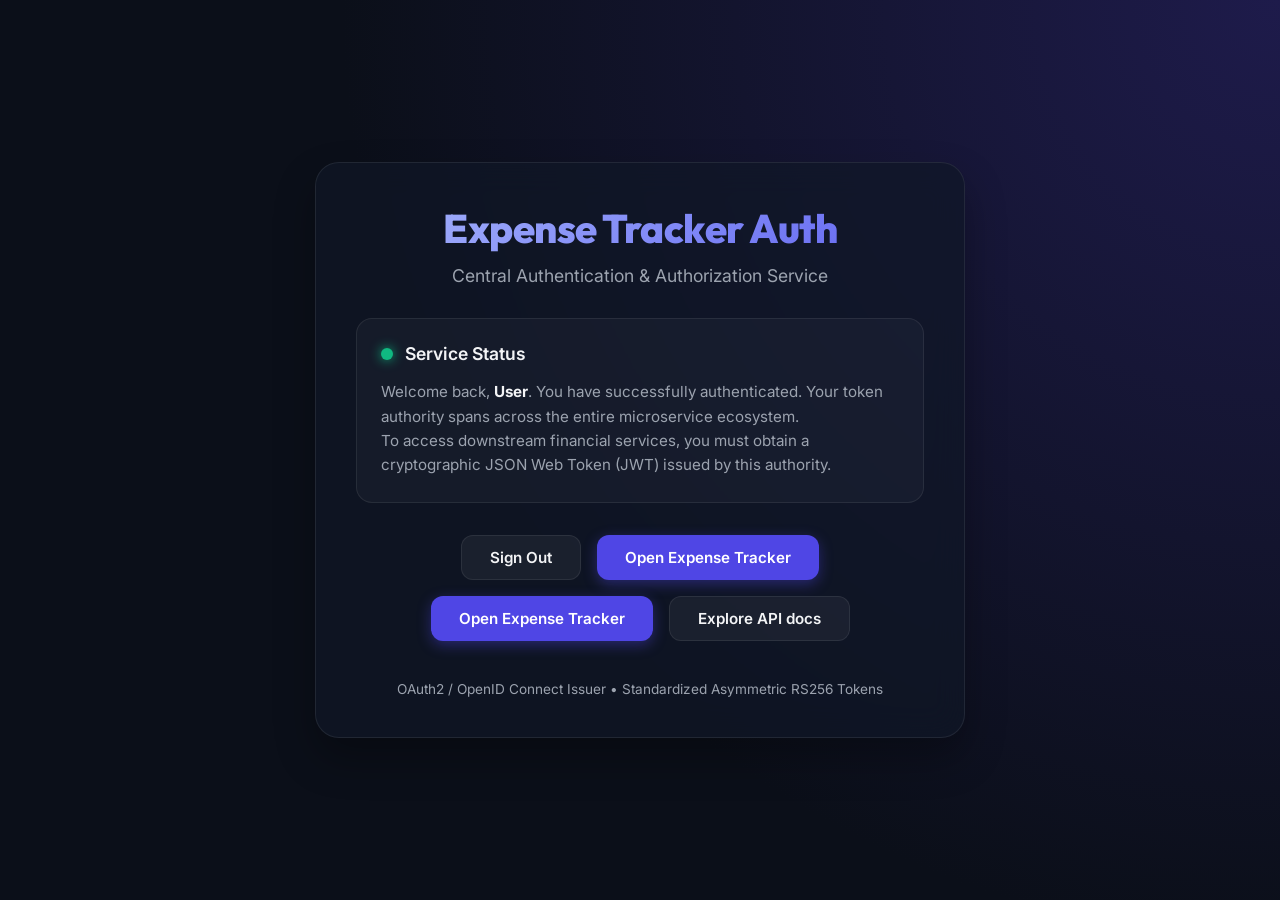
<file: src/main/resources/templates/index.html>
<!DOCTYPE html>
<html xmlns:th="http://www.thymeleaf.org">
<head>
    <meta charset="UTF-8">
    <meta name="viewport" content="width=device-width, initial-scale=1.0">
    <title>Expense Tracker Auth - Central Identity Service</title>
    <link href="https://fonts.googleapis.com/css2?family=Inter:wght@300;400;500;600;700&family=Outfit:wght@400;600;700;800&display=swap" rel="stylesheet">
    <style>
        :root {
            --bg-color: #0b0f19;
            --card-bg: rgba(17, 24, 39, 0.7);
            --border-color: rgba(255, 255, 255, 0.08);
            --primary: #4f46e5;
            --primary-hover: #4338ca;
            --text-color: #f3f4f6;
            --text-muted: #9ca3af;
            --success: #10b981;
        }

        * {
            box-sizing: border-box;
            margin: 0;
            padding: 0;
        }

        body {
            font-family: 'Inter', sans-serif;
            background: radial-gradient(circle at top right, #1e1b4b, var(--bg-color) 60%);
            color: var(--text-color);
            min-height: 100vh;
            display: flex;
            flex-direction: column;
            align-items: center;
            justify-content: center;
            overflow-x: hidden;
            padding: 20px;
        }

        .container {
            width: 100%;
            max-width: 650px;
            background: var(--card-bg);
            backdrop-filter: blur(16px);
            border: 1px solid var(--border-color);
            border-radius: 24px;
            padding: 40px;
            box-shadow: 0 20px 40px rgba(0, 0, 0, 0.3);
            text-align: center;
            animation: fadeIn 0.8s cubic-bezier(0.16, 1, 0.3, 1) forwards;
        }

        @keyframes fadeIn {
            from { opacity: 0; transform: translateY(20px); }
            to { opacity: 1; transform: translateY(0); }
        }

        h1 {
            font-family: 'Outfit', sans-serif;
            font-size: 2.5rem;
            font-weight: 800;
            background: linear-gradient(135deg, #a5b4fc, #6366f1);
            -webkit-background-clip: text;
            -webkit-text-fill-color: transparent;
            margin-bottom: 12px;
            letter-spacing: -0.5px;
        }

        p.subtitle {
            color: var(--text-muted);
            font-size: 1.1rem;
            margin-bottom: 32px;
        }

        .status-card {
            background: rgba(255, 255, 255, 0.03);
            border: 1px solid var(--border-color);
            border-radius: 16px;
            padding: 24px;
            margin-bottom: 32px;
            text-align: left;
        }

        .status-header {
            display: flex;
            align-items: center;
            gap: 12px;
            margin-bottom: 16px;
        }

        .pulse-indicator {
            width: 12px;
            height: 12px;
            border-radius: 50%;
            background: var(--success);
            box-shadow: 0 0 12px var(--success);
            animation: pulse 2s infinite;
        }

        @keyframes pulse {
            0% { transform: scale(0.95); box-shadow: 0 0 0 0 rgba(16, 185, 129, 0.7); }
            70% { transform: scale(1); box-shadow: 0 0 0 10px rgba(16, 185, 129, 0); }
            100% { transform: scale(0.95); box-shadow: 0 0 0 0 rgba(16, 185, 129, 0); }
        }

        .status-title {
            font-weight: 600;
            font-size: 1.1rem;
        }

        .user-details {
            font-size: 0.95rem;
            color: var(--text-muted);
            line-height: 1.6;
        }

        .user-details strong {
            color: var(--text-color);
        }

        .actions {
            display: flex;
            gap: 16px;
            justify-content: center;
            flex-wrap: wrap;
        }

        .logout-form {
            display: inline-flex;
        }

        .btn {
            font-family: 'Inter', sans-serif;
            font-weight: 600;
            font-size: 0.95rem;
            padding: 12px 28px;
            border-radius: 12px;
            border: none;
            cursor: pointer;
            text-decoration: none;
            transition: all 0.2s ease;
            display: inline-flex;
            align-items: center;
            justify-content: center;
        }

        .btn-primary {
            background: var(--primary);
            color: #ffffff;
            box-shadow: 0 4px 14px rgba(79, 70, 229, 0.4);
        }

        .btn-primary:hover {
            background: var(--primary-hover);
            transform: translateY(-2px);
        }

        .btn-secondary {
            background: rgba(255, 255, 255, 0.05);
            color: var(--text-color);
            border: 1px solid var(--border-color);
        }

        .btn-secondary:hover {
            background: rgba(255, 255, 255, 0.1);
            transform: translateY(-2px);
        }

        .footer {
            margin-top: 40px;
            font-size: 0.85rem;
            color: var(--text-muted);
        }
    </style>
    <link rel="stylesheet" th:href="@{/css/auth-pages.css}">
</head>
<body>
    <div class="container">
        <h1>Expense Tracker Auth</h1>
        <p class="subtitle">Central Authentication & Authorization Service</p>

        <div class="status-card">
            <div class="status-header">
                <div class="pulse-indicator"></div>
                <div class="status-title" th:text="${authenticated} ? 'Authenticated Session Active' : 'Identity Provider Online'">Service Status</div>
            </div>
            <div class="user-details" th:if="${authenticated}">
                Welcome back, <strong th:text="${username}">User</strong>. You have successfully authenticated. Your token authority spans across the entire microservice ecosystem.
            </div>
            <div class="user-details" th:unless="${authenticated}">
                To access downstream financial services, you must obtain a cryptographic JSON Web Token (JWT) issued by this authority.
            </div>
        </div>

        <div class="actions">
            <form th:if="${authenticated}" th:action="@{/logout}" method="post" class="logout-form">
                <input type="hidden" th:name="${_csrf.parameterName}" th:value="${_csrf.token}">
                <button type="submit" class="btn btn-secondary">Sign Out</button>
            </form>
            <a th:if="${authenticated}" th:href="${frontendBaseUrl}" class="btn btn-primary">Open Expense Tracker</a>
            <a th:unless="${authenticated}" th:href="${frontendBaseUrl}" class="btn btn-primary">Open Expense Tracker</a>
            <a href="/swagger-ui.html" class="btn btn-secondary">Explore API docs</a>
        </div>

        <div class="footer">
            OAuth2 / OpenID Connect Issuer • Standardized Asymmetric RS256 Tokens
        </div>
    </div>
</body>
</html>
</file>
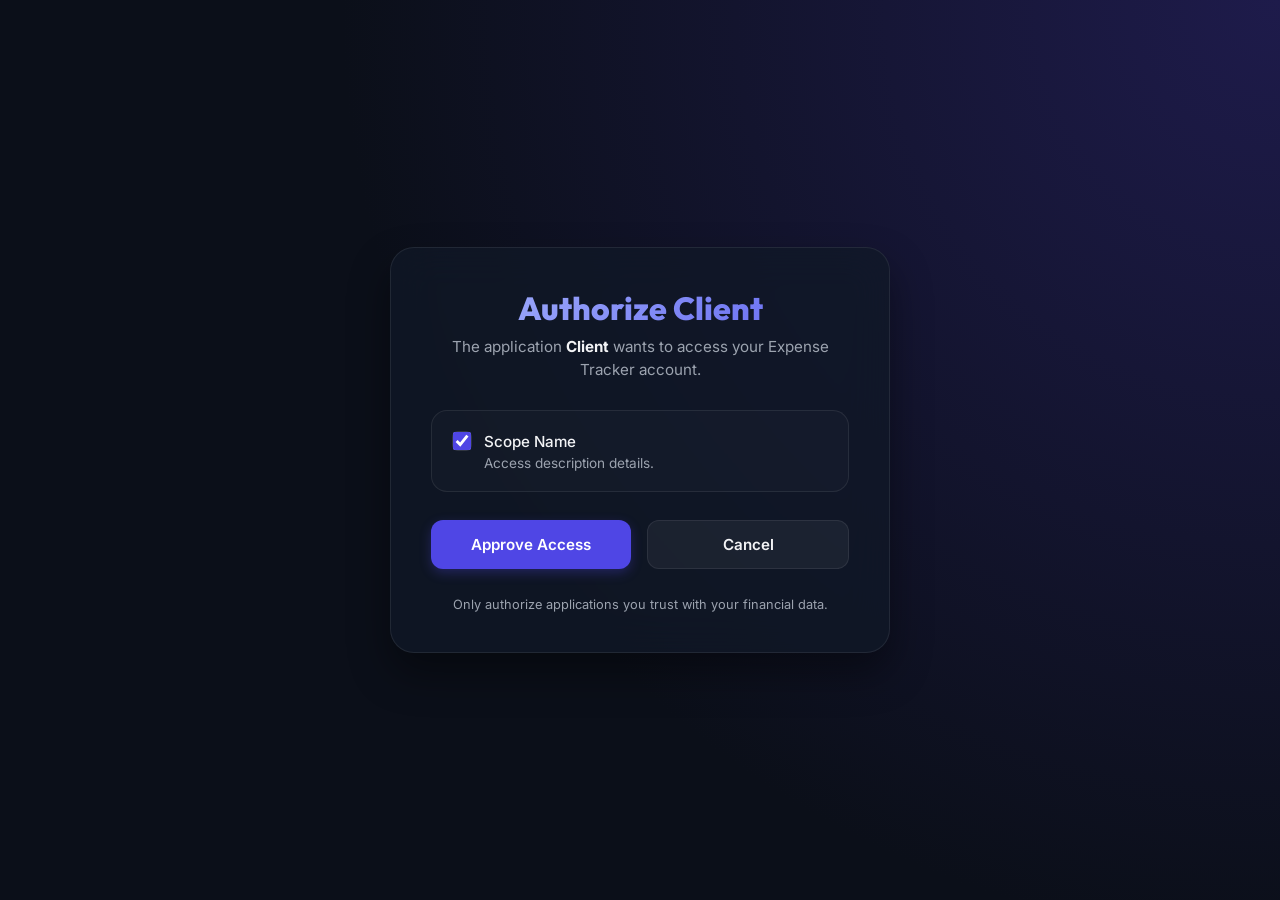
<file: src/main/resources/templates/consent.html>
<!DOCTYPE html>
<html xmlns:th="http://www.thymeleaf.org">
<head>
    <meta charset="UTF-8">
    <meta name="viewport" content="width=device-width, initial-scale=1.0">
    <title>Authorize Access - Central Auth</title>
    <link href="https://fonts.googleapis.com/css2?family=Inter:wght@300;400;500;600;700&family=Outfit:wght@400;600;700;800&display=swap" rel="stylesheet">
    <style>
        :root {
            --bg-color: #0b0f19;
            --card-bg: rgba(17, 24, 39, 0.75);
            --border-color: rgba(255, 255, 255, 0.08);
            --primary: #4f46e5;
            --primary-hover: #4338ca;
            --text-color: #f3f4f6;
            --text-muted: #9ca3af;
        }

        * {
            box-sizing: border-box;
            margin: 0;
            padding: 0;
        }

        body {
            font-family: 'Inter', sans-serif;
            background: radial-gradient(circle at top right, #1e1b4b, var(--bg-color) 60%);
            color: var(--text-color);
            min-height: 100vh;
            display: flex;
            align-items: center;
            justify-content: center;
            padding: 20px;
        }

        .card {
            width: 100%;
            max-width: 500px;
            background: var(--card-bg);
            backdrop-filter: blur(20px);
            border: 1px solid var(--border-color);
            border-radius: 24px;
            padding: 40px;
            box-shadow: 0 20px 40px rgba(0, 0, 0, 0.4);
            animation: cardEntrance 0.6s cubic-bezier(0.16, 1, 0.3, 1) forwards;
        }

        @keyframes cardEntrance {
            from { opacity: 0; transform: scale(0.95) translateY(10px); }
            to { opacity: 1; transform: scale(1) translateY(0); }
        }

        .header {
            text-align: center;
            margin-bottom: 28px;
        }

        .logo {
            font-family: 'Outfit', sans-serif;
            font-size: 2rem;
            font-weight: 800;
            background: linear-gradient(135deg, #a5b4fc, #6366f1);
            -webkit-background-clip: text;
            -webkit-text-fill-color: transparent;
            margin-bottom: 8px;
        }

        .subtitle {
            color: var(--text-muted);
            font-size: 0.95rem;
            line-height: 1.5;
        }

        .subtitle strong {
            color: var(--text-color);
        }

        .scope-list {
            background: rgba(255, 255, 255, 0.02);
            border: 1px solid var(--border-color);
            border-radius: 16px;
            padding: 20px;
            margin-bottom: 28px;
        }

        .scope-item {
            display: flex;
            align-items: flex-start;
            gap: 12px;
            margin-bottom: 16px;
        }

        .scope-item:last-child {
            margin-bottom: 0;
        }

        .checkbox-container {
            display: flex;
            align-items: center;
            justify-content: center;
            width: 20px;
            height: 20px;
            border-radius: 6px;
            background: rgba(255, 255, 255, 0.05);
            border: 1px solid var(--border-color);
            cursor: pointer;
        }

        .scope-label {
            font-size: 0.95rem;
            font-weight: 500;
            color: var(--text-color);
            cursor: pointer;
        }

        .scope-description {
            font-size: 0.85rem;
            color: var(--text-muted);
            margin-top: 4px;
        }

        .btn-group {
            display: flex;
            gap: 16px;
        }

        .btn {
            flex: 1;
            font-family: 'Inter', sans-serif;
            font-weight: 600;
            font-size: 0.95rem;
            padding: 14px;
            border-radius: 12px;
            border: none;
            cursor: pointer;
            transition: all 0.2s ease;
            text-align: center;
        }

        .btn-approve {
            background: var(--primary);
            color: #ffffff;
            box-shadow: 0 4px 12px rgba(79, 70, 229, 0.3);
        }

        .btn-approve:hover {
            background: var(--primary-hover);
            transform: translateY(-1px);
        }

        .btn-cancel {
            background: rgba(255, 255, 255, 0.05);
            color: var(--text-color);
            border: 1px solid var(--border-color);
        }

        .btn-cancel:hover {
            background: rgba(255, 255, 255, 0.08);
            transform: translateY(-1px);
        }

        .footer {
            margin-top: 28px;
            text-align: center;
            font-size: 0.8rem;
            color: var(--text-muted);
        }
    </style>
    <link rel="stylesheet" th:href="@{/css/auth-pages.css}">
</head>
<body>
    <div class="card">
        <div class="header">
            <div class="logo">Authorize Client</div>
            <div class="subtitle">
                The application <strong th:text="${clientId}">Client</strong> wants to access your Expense Tracker account.
            </div>
        </div>

        <form name="consent_form" method="post" th:action="@{/oauth2/authorize}">
            <input type="hidden" name="client_id" th:value="${clientId}">
            <input type="hidden" name="state" th:value="${state}">

            <div class="scope-list">
                <div th:each="scope: ${scopes}" class="scope-item">
                    <div class="checkbox-container">
                        <input type="checkbox" name="scope" th:value="${scope.scope}" th:id="${scope.scope}" checked style="accent-color: var(--primary); width: 100%; height: 100%; cursor: pointer;">
                    </div>
                    <div>
                        <label class="scope-label" th:for="${scope.scope}" th:text="${scope.scope}">Scope Name</label>
                        <div class="scope-description" th:text="${scope.description}">Access description details.</div>
                    </div>
                </div>
            </div>

            <div class="btn-group">
                <button type="submit" name="consent" value="approve" class="btn btn-approve">Approve Access</button>
                <button type="submit" name="consent" value="cancel" class="btn btn-cancel">Cancel</button>
            </div>
        </form>

        <div class="footer">
            Only authorize applications you trust with your financial data.
        </div>
    </div>
</body>
</html>
</file>
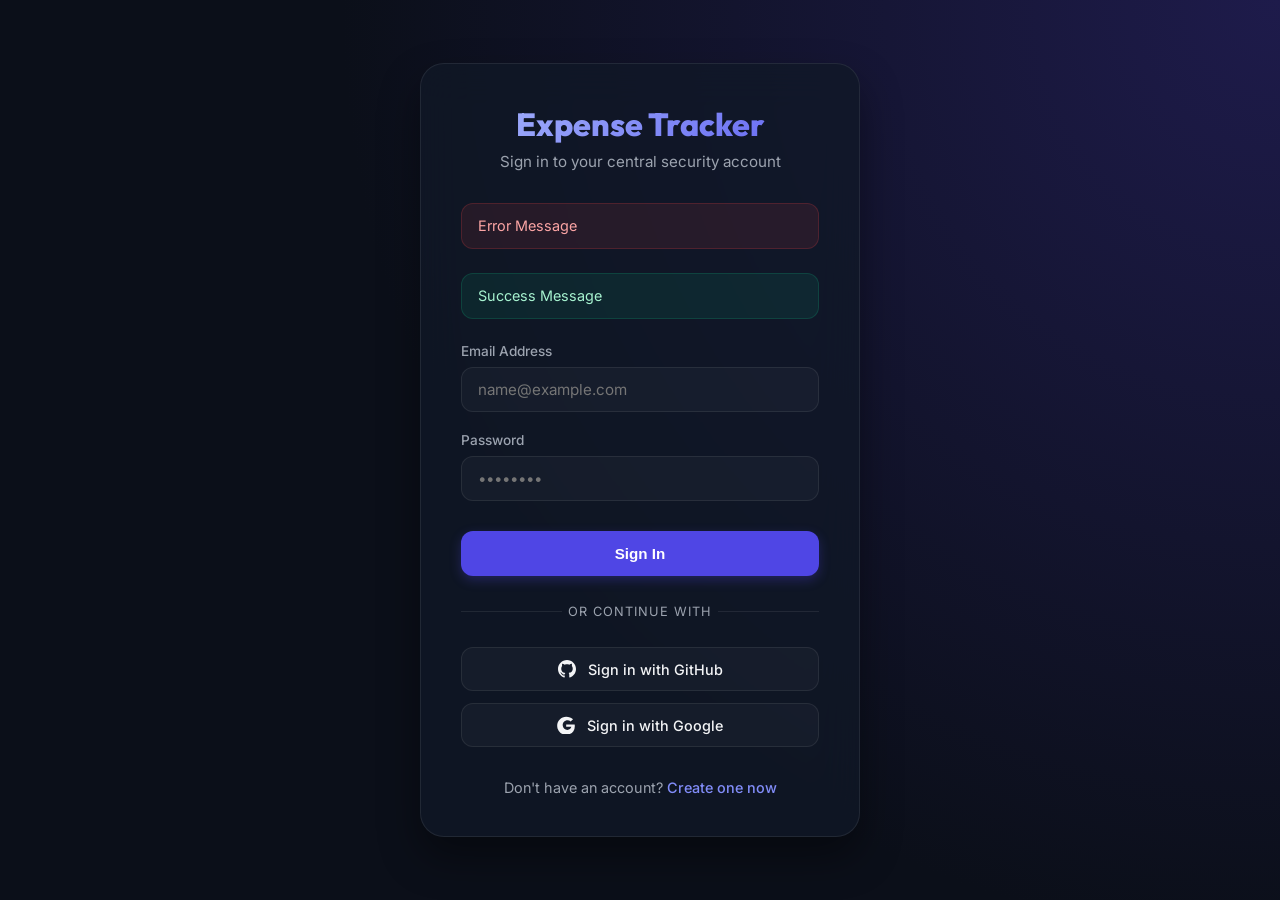
<file: src/main/resources/templates/login.html>
<!DOCTYPE html>
<html xmlns:th="http://www.thymeleaf.org">
<head>
    <meta charset="UTF-8">
    <meta name="viewport" content="width=device-width, initial-scale=1.0">
    <title>Sign In - Expense Tracker</title>
    <link href="https://fonts.googleapis.com/css2?family=Inter:wght@300;400;500;600;700&family=Outfit:wght@400;600;700;800&display=swap" rel="stylesheet">
    <style>
        :root {
            --bg-color: #0b0f19;
            --card-bg: rgba(17, 24, 39, 0.75);
            --border-color: rgba(255, 255, 255, 0.08);
            --primary: #4f46e5;
            --primary-hover: #4338ca;
            --text-color: #f3f4f6;
            --text-muted: #9ca3af;
            --danger: #ef4444;
            --success: #10b981;
        }

        * {
            box-sizing: border-box;
            margin: 0;
            padding: 0;
        }

        body {
            font-family: 'Inter', sans-serif;
            background: radial-gradient(circle at top right, #1e1b4b, var(--bg-color) 60%);
            color: var(--text-color);
            min-height: 100vh;
            display: flex;
            align-items: center;
            justify-content: center;
            padding: 20px;
        }

        .card {
            width: 100%;
            max-width: 440px;
            background: var(--card-bg);
            backdrop-filter: blur(20px);
            border: 1px solid var(--border-color);
            border-radius: 24px;
            padding: 40px;
            box-shadow: 0 20px 40px rgba(0, 0, 0, 0.4);
            animation: cardEntrance 0.6s cubic-bezier(0.16, 1, 0.3, 1) forwards;
        }

        @keyframes cardEntrance {
            from { opacity: 0; transform: scale(0.95) translateY(10px); }
            to { opacity: 1; transform: scale(1) translateY(0); }
        }

        .header {
            text-align: center;
            margin-bottom: 32px;
        }

        .logo {
            font-family: 'Outfit', sans-serif;
            font-size: 2rem;
            font-weight: 800;
            background: linear-gradient(135deg, #a5b4fc, #6366f1);
            -webkit-background-clip: text;
            -webkit-text-fill-color: transparent;
            margin-bottom: 8px;
        }

        .subtitle {
            color: var(--text-muted);
            font-size: 0.95rem;
        }

        .alert {
            padding: 12px 16px;
            border-radius: 12px;
            font-size: 0.9rem;
            margin-bottom: 24px;
            line-height: 1.4;
            display: flex;
            align-items: center;
        }

        .alert-danger {
            background: rgba(239, 68, 68, 0.1);
            border: 1px solid rgba(239, 68, 68, 0.2);
            color: #fca5a5;
        }

        .alert-success {
            background: rgba(16, 185, 129, 0.1);
            border: 1px solid rgba(16, 185, 129, 0.2);
            color: #a7f3d0;
        }

        .form-group {
            margin-bottom: 20px;
        }

        .form-label {
            display: block;
            font-size: 0.85rem;
            font-weight: 500;
            color: var(--text-muted);
            margin-bottom: 8px;
        }

        .form-input {
            width: 100%;
            background: rgba(255, 255, 255, 0.03);
            border: 1px solid var(--border-color);
            border-radius: 12px;
            padding: 12px 16px;
            font-size: 0.95rem;
            color: var(--text-color);
            transition: all 0.2s ease;
            outline: none;
            font-family: 'Inter', sans-serif;
        }

        .form-input:focus {
            border-color: var(--primary);
            background: rgba(255, 255, 255, 0.05);
            box-shadow: 0 0 0 3px rgba(79, 70, 229, 0.15);
        }

        .btn-submit {
            width: 100%;
            background: var(--primary);
            color: #ffffff;
            font-weight: 600;
            font-size: 0.95rem;
            padding: 14px;
            border-radius: 12px;
            border: none;
            cursor: pointer;
            transition: all 0.2s ease;
            box-shadow: 0 4px 12px rgba(79, 70, 229, 0.3);
            margin-top: 10px;
        }

        .btn-submit:hover {
            background: var(--primary-hover);
            transform: translateY(-1px);
        }

        .divider {
            display: flex;
            align-items: center;
            text-align: center;
            color: var(--text-muted);
            font-size: 0.8rem;
            margin: 28px 0;
            text-transform: uppercase;
            letter-spacing: 1px;
        }

        .divider::before, .divider::after {
            content: '';
            flex: 1;
            border-bottom: 1px solid var(--border-color);
        }

        .divider:not(:empty)::before {
            margin-right: .5em;
        }

        .divider:not(:empty)::after {
            margin-left: .5em;
        }

        .social-buttons {
            display: flex;
            flex-direction: column;
            gap: 12px;
        }

        .social-btn {
            display: flex;
            align-items: center;
            justify-content: center;
            gap: 12px;
            width: 100%;
            padding: 12px;
            border-radius: 12px;
            border: 1px solid var(--border-color);
            background: rgba(255, 255, 255, 0.03);
            color: var(--text-color);
            font-weight: 500;
            font-size: 0.9rem;
            cursor: pointer;
            text-decoration: none;
            transition: all 0.2s ease;
        }

        .social-btn:hover {
            background: rgba(255, 255, 255, 0.08);
            border-color: rgba(255, 255, 255, 0.15);
            transform: translateY(-1px);
        }

        .social-icon {
            width: 18px;
            height: 18px;
            fill: currentColor;
        }

        .footer-links {
            margin-top: 32px;
            text-align: center;
            font-size: 0.9rem;
            color: var(--text-muted);
        }

        .footer-links a {
            color: #818cf8;
            text-decoration: none;
            font-weight: 500;
        }

        .footer-links a:hover {
            text-decoration: underline;
        }
    </style>
    <link rel="stylesheet" th:href="@{/css/auth-pages.css}">
</head>
<body>
    <div class="card">
        <div class="header">
            <div class="logo">Expense Tracker</div>
            <div class="subtitle">Sign in to your central security account</div>
        </div>

        <!-- Alert messages -->
        <div th:if="${errorMessage}" class="alert alert-danger" th:text="${errorMessage}">Error Message</div>
        <div th:if="${successMessage}" class="alert alert-success" th:text="${successMessage}">Success Message</div>

        <!-- Credentials Form -->
        <form th:action="@{/login}" method="POST">
            <div class="form-group">
                <label class="form-label" for="email">Email Address</label>
                <input class="form-input" type="email" id="email" name="email" required placeholder="name@example.com" autocomplete="email">
            </div>
            
            <div class="form-group">
                <label class="form-label" for="password">Password</label>
                <input class="form-input" type="password" id="password" name="password" required placeholder="••••••••" autocomplete="current-password">
            </div>

            <button type="submit" class="btn-submit">Sign In</button>
        </form>

        <div class="divider">or continue with</div>

        <!-- Social logins -->
        <div class="social-buttons">
            <a th:href="@{/oauth2/authorization/github}" class="social-btn">
                <svg class="social-icon" viewBox="0 0 24 24">
                    <path d="M12 0c-6.626 0-12 5.373-12 12 0 5.302 3.438 9.8 8.207 11.387.599.111.793-.261.793-.577v-2.234c-3.338.726-4.033-1.416-4.033-1.416-.546-1.387-1.333-1.756-1.333-1.756-1.089-.745.083-.729.083-.729 1.205.084 1.839 1.237 1.839 1.237 1.07 1.834 2.807 1.304 3.492.997.107-.775.418-1.305.762-1.604-2.665-.305-5.467-1.334-5.467-5.931 0-1.311.469-2.381 1.236-3.221-.124-.303-.535-1.524.117-3.176 0 0 1.008-.322 3.301 1.23.957-.266 1.983-.399 3.003-.404 1.02.005 2.047.138 3.006.404 2.291-1.552 3.297-1.23 3.297-1.23.653 1.653.242 2.874.118 3.176.77.84 1.235 1.911 1.235 3.221 0 4.609-2.807 5.624-5.479 5.921.43.372.823 1.102.823 2.222v3.293c0 .319.192.694.801.576 4.765-1.589 8.199-6.086 8.199-11.386 0-6.627-5.373-12-12-12z"/>
                </svg>
                Sign in with GitHub
            </a>

            <a th:href="@{/oauth2/authorization/google}" class="social-btn">
                <svg class="social-icon" viewBox="0 0 24 24">
                    <path d="M12.24 10.285V14.4h6.887c-.648 2.41-2.519 4.114-5.136 4.114-3.51 0-6.377-2.87-6.377-6.38s2.87-6.38 6.377-6.38c1.626 0 3.114.61 4.256 1.629l3.1-3.1C19.277 2.268 15.89 1 12.24 1c-6.626 0-12 5.374-12 12s5.374 12 12 12c6.26 0 11.5-4.5 11.5-11.5 0-.766-.064-1.464-.19-2.215H12.24z"/>
                </svg>
                Sign in with Google
            </a>
        </div>

        <div class="footer-links">
            Don't have an account? <a href="/signup">Create one now</a>
        </div>
    </div>
</body>
</html>
</file>
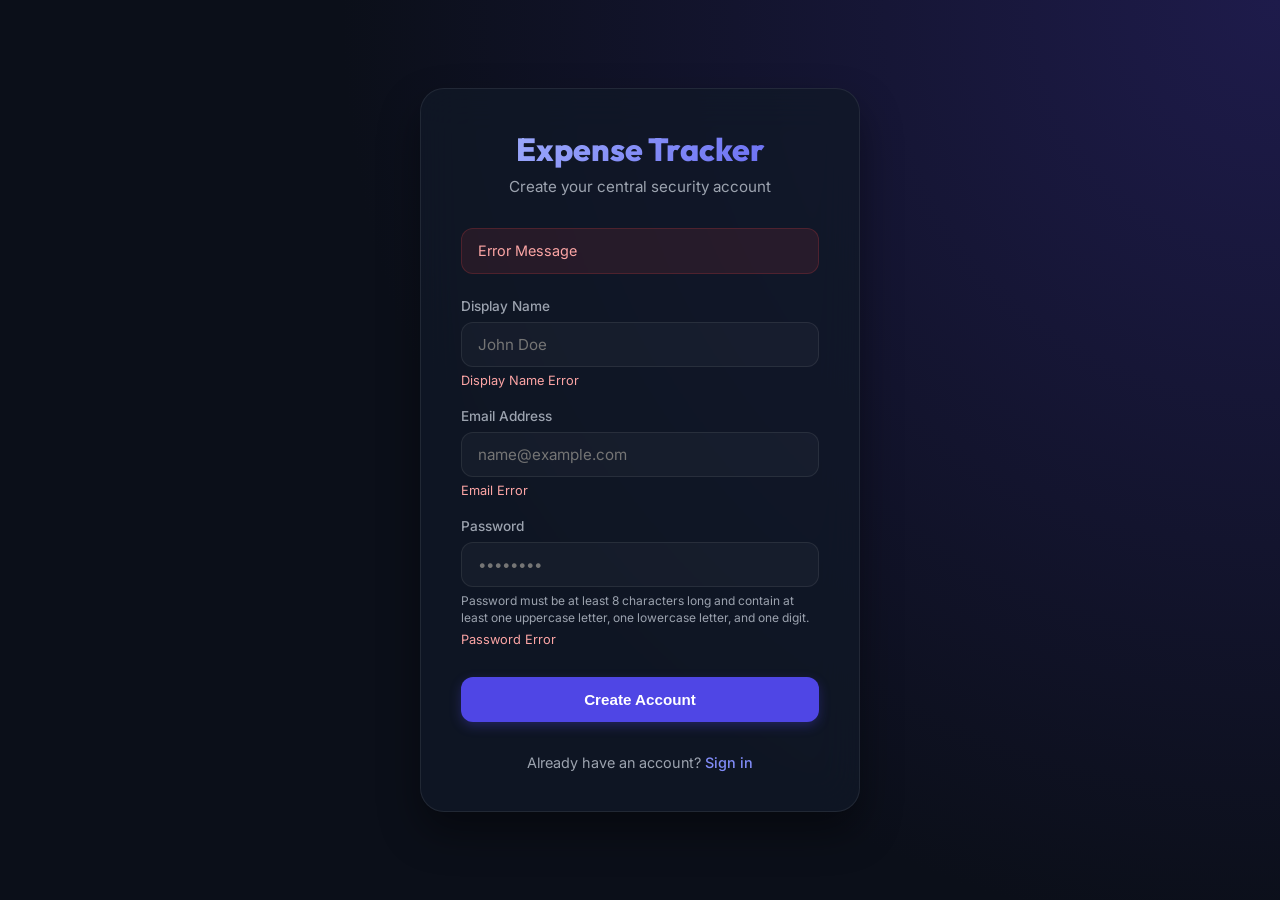
<file: src/main/resources/templates/signup.html>
<!DOCTYPE html>
<html xmlns:th="http://www.thymeleaf.org">
<head>
    <meta charset="UTF-8">
    <meta name="viewport" content="width=device-width, initial-scale=1.0">
    <title>Sign Up - Central Auth</title>
    <link href="https://fonts.googleapis.com/css2?family=Inter:wght@300;400;500;600;700&family=Outfit:wght@400;600;700;800&display=swap" rel="stylesheet">
    <style>
        :root {
            --bg-color: #0b0f19;
            --card-bg: rgba(17, 24, 39, 0.75);
            --border-color: rgba(255, 255, 255, 0.08);
            --primary: #4f46e5;
            --primary-hover: #4338ca;
            --text-color: #f3f4f6;
            --text-muted: #9ca3af;
            --danger: #ef4444;
            --success: #10b981;
        }

        * {
            box-sizing: border-box;
            margin: 0;
            padding: 0;
        }

        body {
            font-family: 'Inter', sans-serif;
            background: radial-gradient(circle at top right, #1e1b4b, var(--bg-color) 60%);
            color: var(--text-color);
            min-height: 100vh;
            display: flex;
            align-items: center;
            justify-content: center;
            padding: 20px;
        }

        .card {
            width: 100%;
            max-width: 440px;
            background: var(--card-bg);
            backdrop-filter: blur(20px);
            border: 1px solid var(--border-color);
            border-radius: 24px;
            padding: 40px;
            box-shadow: 0 20px 40px rgba(0, 0, 0, 0.4);
            animation: cardEntrance 0.6s cubic-bezier(0.16, 1, 0.3, 1) forwards;
        }

        @keyframes cardEntrance {
            from { opacity: 0; transform: scale(0.95) translateY(10px); }
            to { opacity: 1; transform: scale(1) translateY(0); }
        }

        .header {
            text-align: center;
            margin-bottom: 32px;
        }

        .logo {
            font-family: 'Outfit', sans-serif;
            font-size: 2rem;
            font-weight: 800;
            background: linear-gradient(135deg, #a5b4fc, #6366f1);
            -webkit-background-clip: text;
            -webkit-text-fill-color: transparent;
            margin-bottom: 8px;
        }

        .subtitle {
            color: var(--text-muted);
            font-size: 0.95rem;
        }

        .alert {
            padding: 12px 16px;
            border-radius: 12px;
            font-size: 0.9rem;
            margin-bottom: 24px;
            line-height: 1.4;
        }

        .alert-danger {
            background: rgba(239, 68, 68, 0.1);
            border: 1px solid rgba(239, 68, 68, 0.2);
            color: #fca5a5;
        }

        .form-group {
            margin-bottom: 20px;
        }

        .form-label {
            display: block;
            font-size: 0.85rem;
            font-weight: 500;
            color: var(--text-muted);
            margin-bottom: 8px;
        }

        .form-input {
            width: 100%;
            background: rgba(255, 255, 255, 0.03);
            border: 1px solid var(--border-color);
            border-radius: 12px;
            padding: 12px 16px;
            font-size: 0.95rem;
            color: var(--text-color);
            transition: all 0.2s ease;
            outline: none;
            font-family: 'Inter', sans-serif;
        }

        .form-input:focus {
            border-color: var(--primary);
            background: rgba(255, 255, 255, 0.05);
            box-shadow: 0 0 0 3px rgba(79, 70, 229, 0.15);
        }

        .input-error {
            border-color: var(--danger) !important;
            box-shadow: 0 0 0 3px rgba(239, 68, 68, 0.1) !important;
        }

        .error-text {
            color: #fca5a5;
            font-size: 0.8rem;
            margin-top: 6px;
        }

        .password-info {
            font-size: 0.75rem;
            color: var(--text-muted);
            margin-top: 6px;
            line-height: 1.4;
        }

        .btn-submit {
            width: 100%;
            background: var(--primary);
            color: #ffffff;
            font-weight: 600;
            font-size: 0.95rem;
            padding: 14px;
            border-radius: 12px;
            border: none;
            cursor: pointer;
            transition: all 0.2s ease;
            box-shadow: 0 4px 12px rgba(79, 70, 229, 0.3);
            margin-top: 10px;
        }

        .btn-submit:hover {
            background: var(--primary-hover);
            transform: translateY(-1px);
        }

        .footer-links {
            margin-top: 32px;
            text-align: center;
            font-size: 0.9rem;
            color: var(--text-muted);
        }

        .footer-links a {
            color: #818cf8;
            text-decoration: none;
            font-weight: 500;
        }

        .footer-links a:hover {
            text-decoration: underline;
        }
    </style>
    <link rel="stylesheet" th:href="@{/css/auth-pages.css}">
</head>
<body>
    <div class="card">
        <div class="header">
            <div class="logo">Expense Tracker</div>
            <div class="subtitle">Create your central security account</div>
        </div>

        <!-- Alert general errors -->
        <div th:if="${errorMessage}" class="alert alert-danger" th:text="${errorMessage}">Error Message</div>

        <!-- Sign up form -->
        <form th:action="@{/signup}" th:object="${signupRequest}" method="POST">
            
            <div class="form-group">
                <label class="form-label" for="displayName">Display Name</label>
                <input class="form-input" th:classappend="${#fields.hasErrors('displayName')} ? 'input-error'" type="text" id="displayName" th:field="*{displayName}" required placeholder="John Doe">
                <div class="error-text" th:if="${#fields.hasErrors('displayName')}" th:errors="*{displayName}">Display Name Error</div>
            </div>

            <div class="form-group">
                <label class="form-label" for="email">Email Address</label>
                <input class="form-input" th:classappend="${#fields.hasErrors('email')} ? 'input-error'" type="email" id="email" th:field="*{email}" required placeholder="name@example.com">
                <div class="error-text" th:if="${#fields.hasErrors('email')}" th:errors="*{email}">Email Error</div>
            </div>
            
            <div class="form-group">
                <label class="form-label" for="password">Password</label>
                <input class="form-input" th:classappend="${#fields.hasErrors('password')} ? 'input-error'" type="password" id="password" th:field="*{password}" required placeholder="••••••••">
                <div class="password-info">
                    Password must be at least 8 characters long and contain at least one uppercase letter, one lowercase letter, and one digit.
                </div>
                <div class="error-text" th:if="${#fields.hasErrors('password')}" th:errors="*{password}">Password Error</div>
            </div>

            <button type="submit" class="btn-submit">Create Account</button>
        </form>

        <div class="footer-links">
            Already have an account? <a href="/login">Sign in</a>
        </div>
    </div>
</body>
</html>
</file>
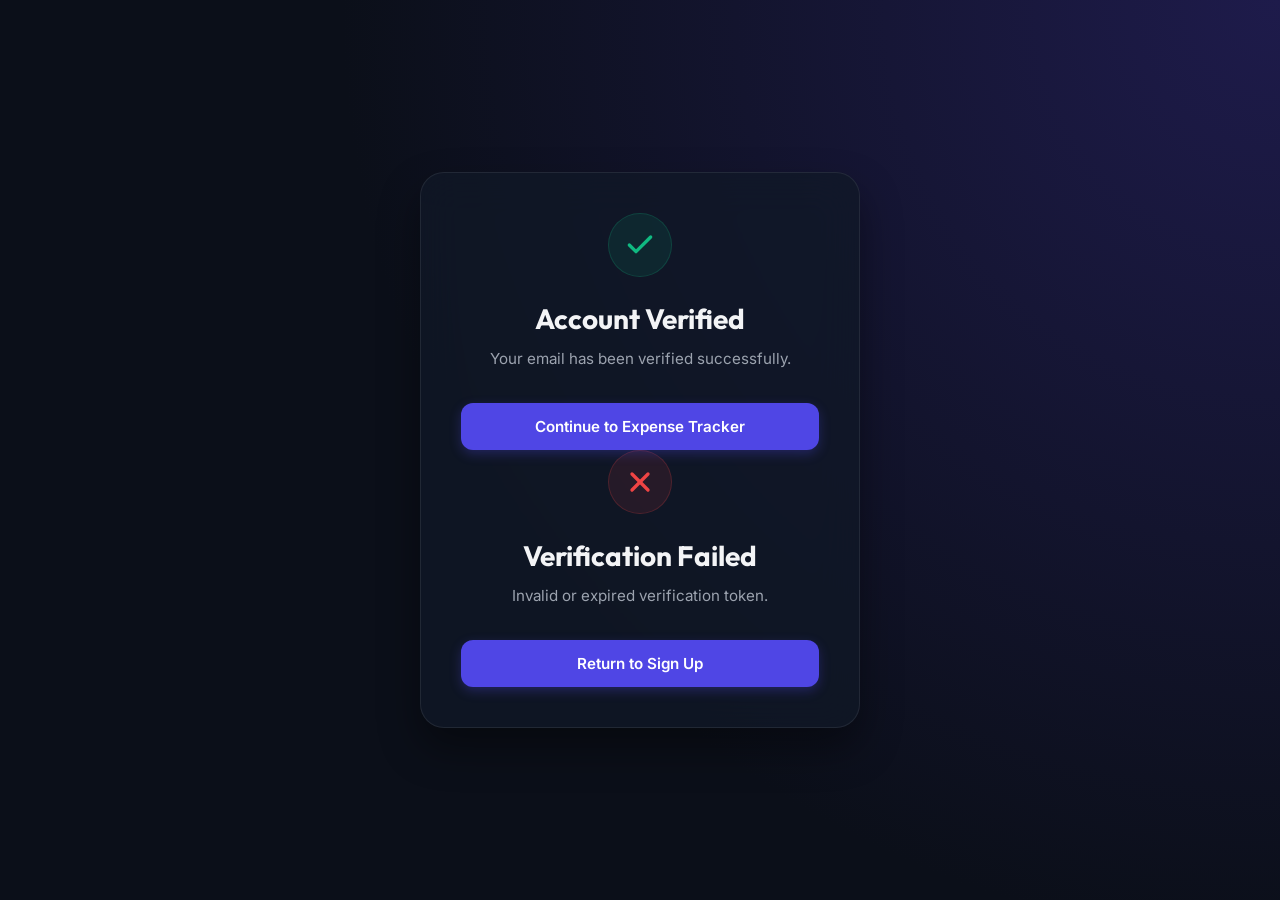
<file: src/main/resources/templates/verify-email.html>
<!DOCTYPE html>
<html xmlns:th="http://www.thymeleaf.org">
<head>
    <meta charset="UTF-8">
    <meta name="viewport" content="width=device-width, initial-scale=1.0">
    <title>Email Verification - Expense Tracker</title>
    <link href="https://fonts.googleapis.com/css2?family=Inter:wght@300;400;500;600;700&family=Outfit:wght@400;600;700;800&display=swap" rel="stylesheet">
    <style>
        :root {
            --bg-color: #0b0f19;
            --card-bg: rgba(17, 24, 39, 0.75);
            --border-color: rgba(255, 255, 255, 0.08);
            --primary: #4f46e5;
            --primary-hover: #4338ca;
            --text-color: #f3f4f6;
            --text-muted: #9ca3af;
            --danger: #ef4444;
            --success: #10b981;
        }

        * {
            box-sizing: border-box;
            margin: 0;
            padding: 0;
        }

        body {
            font-family: 'Inter', sans-serif;
            background: radial-gradient(circle at top right, #1e1b4b, var(--bg-color) 60%);
            color: var(--text-color);
            min-height: 100vh;
            display: flex;
            align-items: center;
            justify-content: center;
            padding: 20px;
        }

        .card {
            width: 100%;
            max-width: 440px;
            background: var(--card-bg);
            backdrop-filter: blur(20px);
            border: 1px solid var(--border-color);
            border-radius: 24px;
            padding: 40px;
            box-shadow: 0 20px 40px rgba(0, 0, 0, 0.4);
            text-align: center;
            animation: cardEntrance 0.6s cubic-bezier(0.16, 1, 0.3, 1) forwards;
        }

        @keyframes cardEntrance {
            from { opacity: 0; transform: scale(0.95) translateY(10px); }
            to { opacity: 1; transform: scale(1) translateY(0); }
        }

        .status-icon {
            width: 64px;
            height: 64px;
            border-radius: 50%;
            display: flex;
            align-items: center;
            justify-content: center;
            margin: 0 auto 24px auto;
        }

        .icon-success {
            background: rgba(16, 185, 129, 0.1);
            border: 1px solid rgba(16, 185, 129, 0.2);
            color: var(--success);
        }

        .icon-error {
            background: rgba(239, 68, 68, 0.1);
            border: 1px solid rgba(239, 68, 68, 0.2);
            color: var(--danger);
        }

        .status-title {
            font-family: 'Outfit', sans-serif;
            font-size: 1.75rem;
            font-weight: 700;
            margin-bottom: 12px;
        }

        .status-msg {
            color: var(--text-muted);
            font-size: 0.95rem;
            line-height: 1.5;
            margin-bottom: 32px;
        }

        .btn-action {
            display: inline-block;
            width: 100%;
            background: var(--primary);
            color: #ffffff;
            font-weight: 600;
            font-size: 0.95rem;
            padding: 14px;
            border-radius: 12px;
            border: none;
            cursor: pointer;
            text-decoration: none;
            transition: all 0.2s ease;
            box-shadow: 0 4px 12px rgba(79, 70, 229, 0.3);
        }

        .btn-action:hover {
            background: var(--primary-hover);
            transform: translateY(-1px);
        }
    </style>
    <link rel="stylesheet" th:href="@{/css/auth-pages.css}">
</head>
<body>
    <div class="card">
        <!-- Success Mode -->
        <div th:if="${verified}">
            <div class="status-icon icon-success">
                <svg width="32" height="32" viewBox="0 0 24 24" fill="none" stroke="currentColor" stroke-width="2.5" stroke-linecap="round" stroke-linejoin="round">
                    <polyline points="20 6 9 17 4 12"></polyline>
                </svg>
            </div>
            <div class="status-title">Account Verified</div>
            <div class="status-msg" th:text="${message}">Your email has been verified successfully.</div>
            <a th:href="${frontendBaseUrl}" class="btn-action">Continue to Expense Tracker</a>
        </div>

        <!-- Failure Mode -->
        <div th:unless="${verified}">
            <div class="status-icon icon-error">
                <svg width="32" height="32" viewBox="0 0 24 24" fill="none" stroke="currentColor" stroke-width="2.5" stroke-linecap="round" stroke-linejoin="round">
                    <line x1="18" y1="6" x2="6" y2="18"></line>
                    <line x1="6" y1="6" x2="18" y2="18"></line>
                </svg>
            </div>
            <div class="status-title">Verification Failed</div>
            <div class="status-msg" th:text="${message}">Invalid or expired verification token.</div>
            <a href="/signup" class="btn-action">Return to Sign Up</a>
        </div>
    </div>
</body>
</html>
</file>
